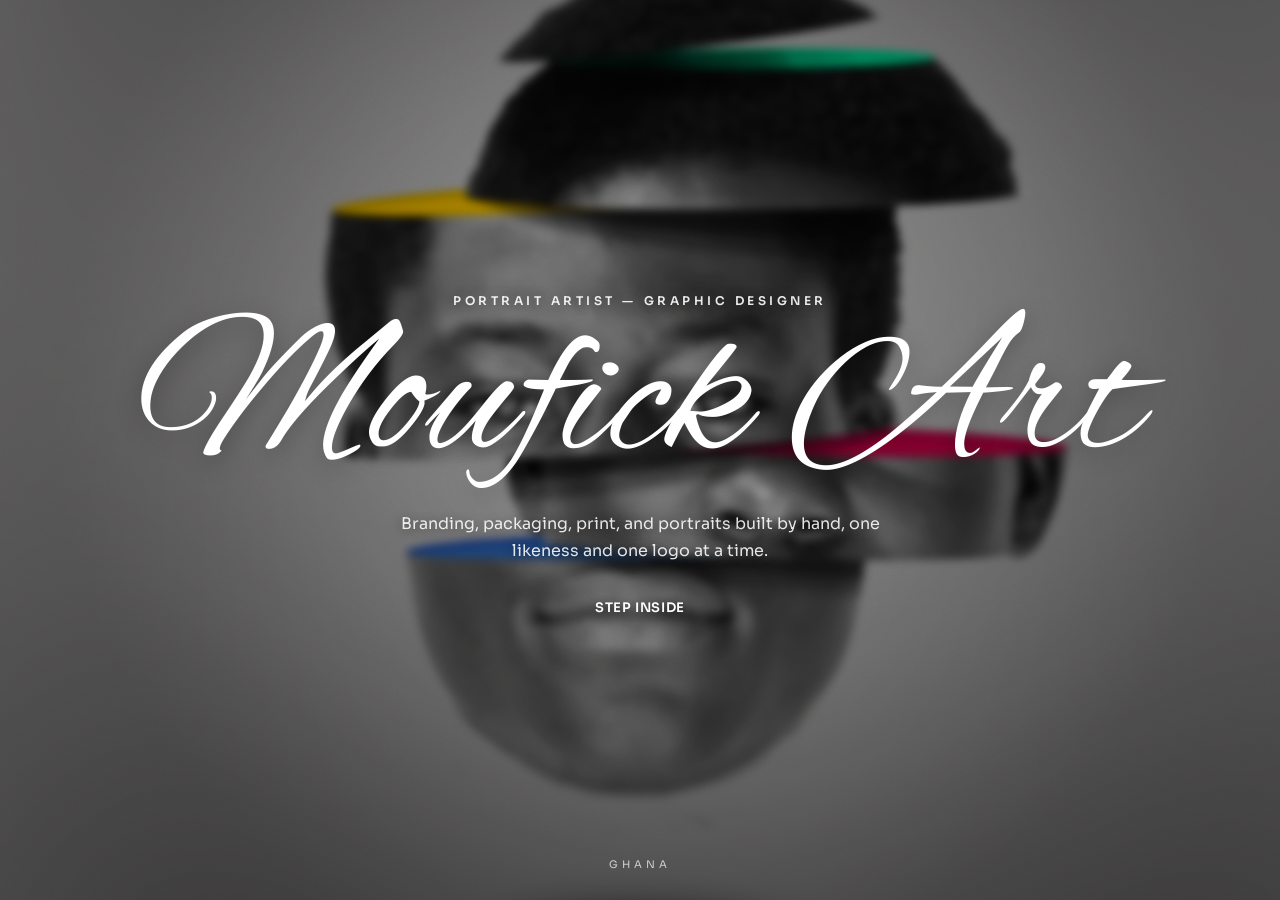
<file: index.html>
<!DOCTYPE html>
<html lang="en">
<head>
<meta charset="UTF-8">
<meta name="viewport" content="width=device-width, initial-scale=1.0">
<title>Moufick Art</title>
<meta name="description" content="Moufick Art — self-taught portrait artist and graphic designer working across branding, packaging, print, and video from Cape Coast, Ghana.">
<link rel="stylesheet" href="style.css">
</head>
<body>
<div class="grain"></div>

<main class="hero">
  <span class="hero__eyebrow">PORTRAIT ARTIST — GRAPHIC DESIGNER</span>
  <h1 class="hero__mark">Moufick Art</h1>
  <p class="hero__tagline">Branding, packaging, print, and portraits built by hand, one likeness and one logo at a time.</p>
  <a class="hero__cta" href="work.html">
    STEP INSIDE
    
  </a>
  <span class="hero__location">GHANA</span>
</main>

<script src="script.js"></script>
</body>
</html>
</file>
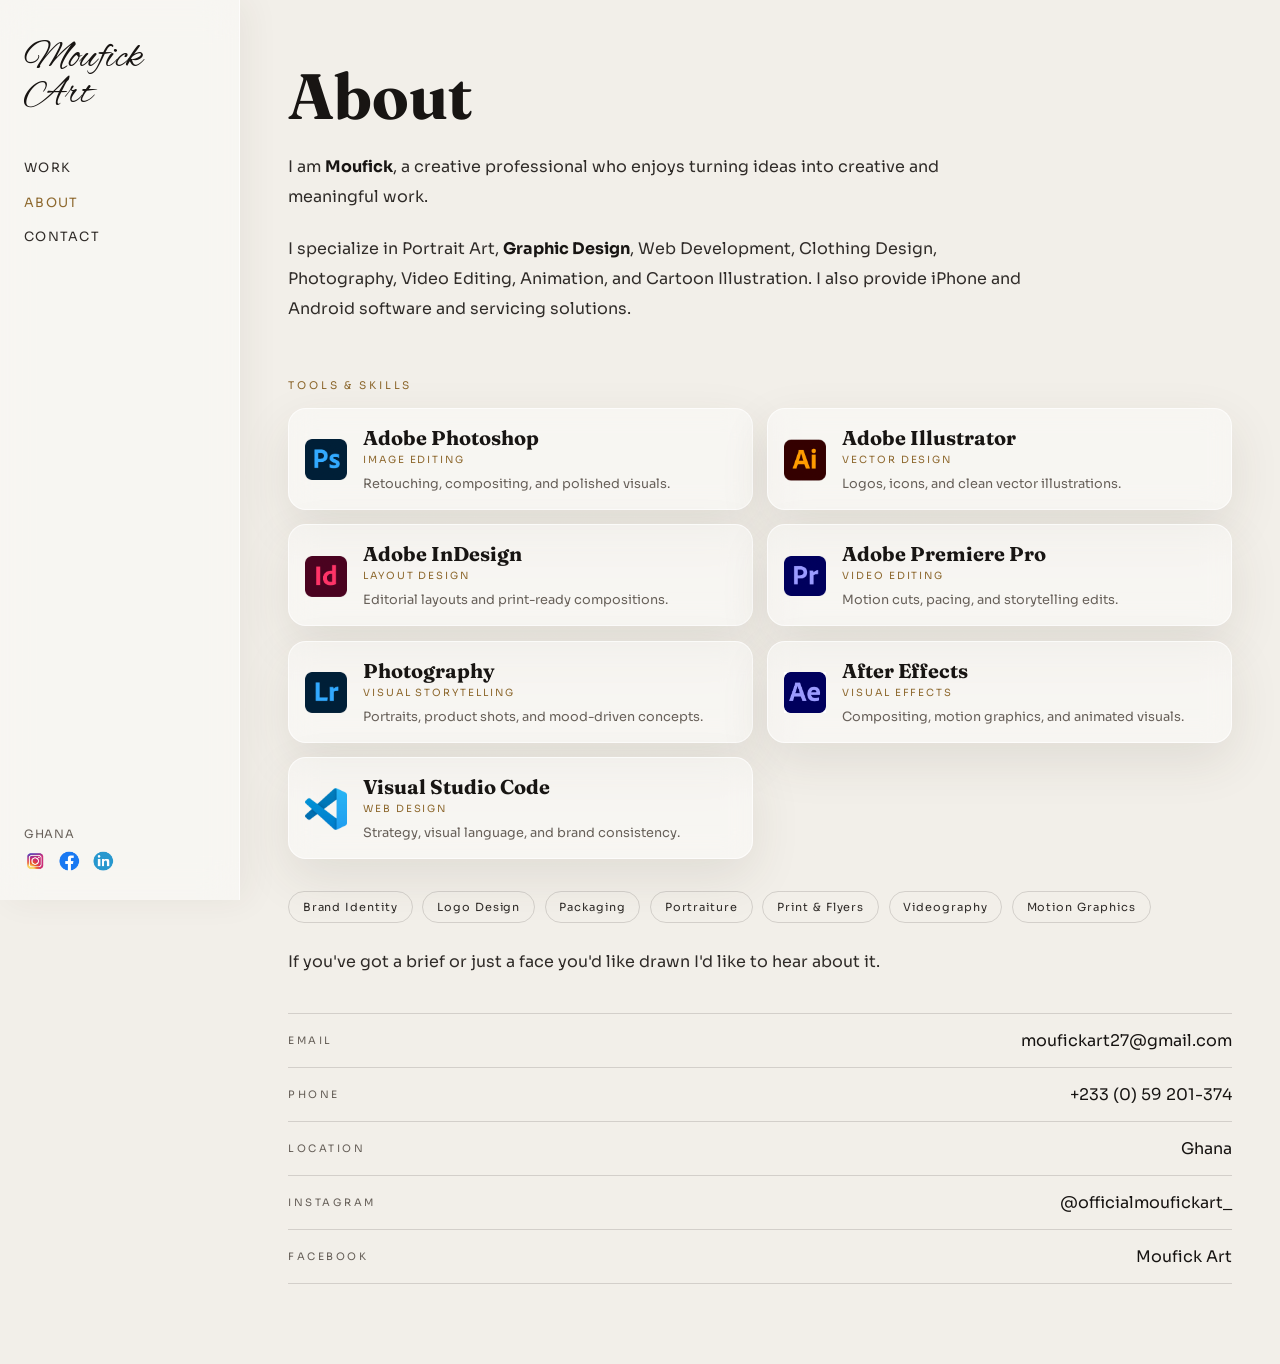
<file: about.html>
<!DOCTYPE html>
<html lang="en">
<head>
<meta charset="UTF-8">
<meta name="viewport" content="width=device-width, initial-scale=1.0">
<title>About — Moufick Art</title>
<link rel="stylesheet" href="style.css">
</head>
<body>
<div class="grain"></div>

<div class="shell">
  <button class="sidebar__toggle" aria-label="Toggle menu">☰</button>
  <aside class="sidebar">
    <div>
      <a href="index.html" class="sidebar__logo">Moufick<br>Art</a>
      <ul class="sidebar__nav">
        <li><a href="work.html">Work</a></li>
        <li><a href="about.html">About</a></li>
        <li><a href="about.html#contact">Contact</a></li>
      </ul>
    </div>
    <div class="sidebar__bottom">
      <span style="font-size:0.72rem;color:var(--ink-faint);letter-spacing:0.06em;">Ghana</span>
      <div class="sidebar__socials">
        <a href="https://instagram.com/officialmoufickart_/" target="_blank" rel="noopener" aria-label="Instagram"><img class="social-icon" src="iG logo.png" alt="Instagram"></a>
        <a href="https://www.facebook.com/officailmoufickart" target="_blank" rel="noopener" aria-label="Facebook"><img class="social-icon" src="Facebook-logo copy.png" alt="Facebook"></a>
        <a href="https://www.linkedin.com/in/moufick-art-17183b255" target="_blank" rel="noopener" aria-label="LinkedIn"><img class="social-icon" src="linkedin-logo-transpare.png" alt="LinkedIn"></a>
      </div>
    </div>
  </aside>

  <div class="main">
    <div class="about-wrap">
      <h1>About</h1>
      <p>I am <strong>Moufick</strong>, a creative professional who enjoys turning ideas into creative and meaningful work.</p>
      <p>I specialize in Portrait Art, <strong>Graphic Design</strong>, Web Development, Clothing Design, Photography, Video Editing, Animation, and Cartoon Illustration. I also provide iPhone and Android software and servicing solutions.</p>

      <section class="skills-section" aria-labelledby="skills-title">
        <div class="skills-heading">
          <span class="section-kicker">Tools &amp; Skills</span>
        </div>

        <div class="tools-grid">
          <article class="tool-card">
            <img class="tool-icon" src="Adobe Photoshop.webp" alt="Adobe Photoshop logo">
            <div class="tool-info">
              <h3>Adobe Photoshop</h3>
              <span>Image Editing</span>
              <p>Retouching, compositing, and polished visuals.</p>
            </div>
          </article>

          <article class="tool-card">
            <img class="tool-icon" src="Adobe-illustrator.webp" alt="Adobe Illustrator logo">
            <div class="tool-info">
              <h3>Adobe Illustrator</h3>
              <span>Vector Design</span>
              <p>Logos, icons, and clean vector illustrations.</p>
            </div>
          </article>

          <article class="tool-card">
            <img class="tool-icon" src="Adobe InDesign.webp" alt="Adobe InDesign logo">
            <div class="tool-info">
              <h3>Adobe InDesign</h3>
              <span>Layout Design</span>
              <p>Editorial layouts and print-ready compositions.</p>
            </div>
          </article>

          <article class="tool-card">
            <img class="tool-icon" src="Adobe_Premiere_Pro.webp" alt="Adobe Premiere Pro logo">
            <div class="tool-info">
              <h3>Adobe Premiere Pro</h3>
              <span>Video Editing</span>
              <p>Motion cuts, pacing, and storytelling edits.</p>
            </div>
          </article>

          <article class="tool-card">
            <img class="tool-icon" src="Adobe Photoshop Lightroom.webp" alt="Adobe Lightroom logo">
            <div class="tool-info">
              <h3>Photography</h3>
              <span>Visual Storytelling</span>
              <p>Portraits, product shots, and mood-driven concepts.</p>
            </div>
          </article>

          <article class="tool-card">
            <img class="tool-icon" src="After Effect.png" alt="Adobe After Effect logo">
            <div class="tool-info">
              <h3>After Effects</h3>
              <span>Visual Effects</span>
              <p>Compositing, motion graphics, and animated visuals.</p>
            </div>
          </article>

          <article class="tool-card">
            <img class="tool-icon" src="Visual_Studio_Code_1.35_icon.svg.webp" alt="Visual Studio Code logo">
            <div class="tool-info">
              <h3>Visual Studio Code</h3>
              <span>Web Design</span>
              <p>Strategy, visual language, and brand consistency.</p>
            </div>
          </article>
        </div>
      </section>

      <div class="skills-row" aria-label="Additional skills">
        <span>Brand Identity</span>
        <span>Logo Design</span>
        <span>Packaging</span>
        <span>Portraiture</span>
        <span>Print &amp; Flyers</span>
        <span>Videography</span>
        <span>Motion Graphics</span>
      </div>

      <p>If you've got a brief or just a face you'd like drawn I'd like to hear about it.</p>

      <ul class="contact-list" id="contact">
        <li><span>Email</span><a href="mailto:moufickart27@gmail.com">moufickart27@gmail.com</a></li>
        <li><span>Phone</span><span>+233 (0) 59 201-374</span></li>
        <li><span>Location</span><span>Ghana</span></li>
        <li><span>Instagram</span><a href="https://instagram.com/officialmoufickart_/" target="_blank" rel="noopener">@officialmoufickart_</a></li>
        <li><span>Facebook</span><a href="https://www.facebook.com/officailmoufickart" target="_blank" rel="noopener">Moufick Art</a></li>
      </ul>
    </div>
  </div>
</div>

<script src="script.js"></script>
</body>
</html>
</file>
<file: style.css>
@import url('https://fonts.googleapis.com/css2?family=Fraunces:opsz,wght@9..144,300;9..144,400;9..144,500;9..144,600;9..144,700&family=Alex+Brush&family=Sora:wght@400;500;600;700&display=swap');

:root {
  --bg: #f2efe9;
  --bg-elevated: #e8e1d5;
  --bg-soft: #efe7dc;
  --ink: #171412;
  --ink-soft: #2f2b28;
  --ink-faint: #665f58;
  --line: rgba(23, 20, 18, 0.14);
  --accent: #8c672d;
  --accent-strong: #6d4c1d;
  --forest: #5a7367;
  --rust: #9a5f4d;
  --glass: rgba(255, 255, 255, 0.42);
  --glass-strong: rgba(255, 255, 255, 0.62);
  --glass-shadow: 0 18px 50px rgba(68, 55, 40, 0.1);
  --sidebar-w: 240px;
  --font-display: 'Fraunces', serif;
  --font-script: 'Alex Brush', cursive;
  --font-sans: 'Sora', sans-serif;
}

* { box-sizing: border-box; }
html { scroll-behavior: smooth; }
body {
  margin: 0;
  background: var(--bg);
  color: var(--ink);
  font-family: var(--font-sans);
  -webkit-font-smoothing: antialiased;
  transition: background-color 0.3s ease, color 0.3s ease;
}

a { color: inherit; text-decoration: none; }
img { max-width: 100%; display: block; }
ul { list-style: none; margin: 0; padding: 0; }
button, input, textarea { font: inherit; }

.grain {
  position: fixed;
  inset: 0;
  pointer-events: none;
  z-index: 60;
  opacity: 0.06;
  mix-blend-mode: overlay;
  background-image: url("data:image/svg+xml,%3Csvg xmlns='http://www.w3.org/2000/svg' width='160' height='160'%3E%3Cfilter id='n'%3E%3CfeTurbulence type='fractalNoise' baseFrequency='0.85' numOctaves='2' stitchTiles='stitch'/%3E%3C/filter%3E%3Crect width='100%25' height='100%25' filter='url(%23n)'/%3E%3C/svg%3E");
}

:focus-visible {
  outline: 2px solid var(--accent);
  outline-offset: 3px;
}

@media (prefers-reduced-motion: reduce) {
  *, *::before, *::after {
    animation-duration: 0.001ms !important;
    animation-iteration-count: 1 !important;
    transition-duration: 0.001ms !important;
    scroll-behavior: auto !important;
  }
}

.site-header {
  width: min(1200px, calc(100% - 3rem));
  margin: 0 auto;
  padding: 1.5rem 0 0;
  display: flex;
  align-items: center;
  justify-content: space-between;
  position: relative;
  z-index: 10;
}
.brand-mark {
  font-size: 0.82rem;
  letter-spacing: 0.26rem;
  font-weight: 600;
  color: var(--ink);
}
.site-nav {
  display: flex;
  align-items: center;
  gap: 2rem;
}
.site-nav a {
  font-size: 0.8rem;
  letter-spacing: 0.2rem;
  color: var(--ink-faint);
  transition: color 0.25s ease;
}
.site-nav a:hover { color: var(--ink); }

.home-page {
  min-height: 100vh;
  background:
    radial-gradient(circle at top left, rgba(212, 161, 92, 0.15), transparent 32%),
    radial-gradient(circle at bottom right, rgba(49, 75, 63, 0.15), transparent 24%),
    radial-gradient(circle at 70% 25%, rgba(255, 255, 255, 0.5), transparent 28%),
    var(--bg);
}
.home-shell {
  width: min(1200px, calc(100% - 3rem));
  margin: 0 auto;
  padding: 3rem 0 5rem;
}
.hero-panel {
  min-height: calc(100vh - 96px);
  display: grid;
  grid-template-columns: 1.1fr 0.9fr;
  gap: 2rem;
  align-items: center;
}
.eyebrow,
.section-heading p {
  margin: 0;
  color: var(--ink-faint);
  letter-spacing: 0.22rem;
  text-transform: uppercase;
  font-size: 0.7rem;
}
.hero-copy h1 {
  margin: 1.5rem 0 1rem;
  font-family: var(--font-display);
  font-weight: 600;
  font-size: clamp(4rem, 9vw, 8.5rem);
  line-height: 0.88;
  letter-spacing: -0.04em;
}
.lede {
  max-width: 36rem;
  font-size: 1.05rem;
  line-height: 1.75;
  color: var(--ink-soft);
  margin: 0;
}
.hero-actions {
  margin-top: 2rem;
  display: flex;
  align-items: center;
  gap: 1rem;
}
.button-primary, .button-secondary, .text-link {
  display: inline-flex;
  align-items: center;
  gap: 0.6rem;
  letter-spacing: 0.12rem;
  text-transform: uppercase;
  font-size: 0.72rem;
  transition: opacity 0.25s ease, transform 0.25s ease, color 0.25s ease;
}
.button-primary {
  background: var(--ink);
  color: var(--bg);
  padding: 1rem 1.5rem;
  border-radius: 999px;
  font-weight: 600;
}
.button-primary:hover, .button-secondary:hover, .text-link:hover {
  transform: translateY(-1px);
}
.button-secondary {
  padding: 0.9rem 1.2rem;
  border: 1px solid var(--line);
  border-radius: 999px;
  color: var(--ink);
}
.hero-visual {
  position: relative;
  display: grid;
  gap: 1rem;
}
.hero-image-frame {
  overflow: hidden;
  border-radius: 24px;
  border: 1px solid var(--line);
  background: var(--bg-elevated);
  box-shadow: 0 30px 80px rgba(0, 0, 0, 0.16);
}
.hero-image-frame img {
  width: 100%;
  aspect-ratio: 5 / 6;
  object-fit: cover;
  transform: scale(1.01);
}
.hero-meta {
  display: flex;
  justify-content: space-between;
  align-items: center;
  gap: 1rem;
  padding: 0 0.5rem;
  color: var(--ink-soft);
}
.meta-label {
  color: var(--accent);
  letter-spacing: 0.2rem;
  text-transform: uppercase;
  font-size: 0.62rem;
}
.hero-meta strong {
  font-size: 0.85rem;
  font-weight: 600;
}

.featured-work {
  padding-top: 2.5rem;
}
.section-heading {
  display: flex;
  align-items: center;
  justify-content: space-between;
  gap: 1rem;
  margin-bottom: 1.6rem;
}
.text-link {
  color: var(--ink);
  font-weight: 600;
}
.featured-grid {
  display: grid;
  grid-template-columns: 1.2fr 0.8fr 0.8fr;
  gap: 1rem;
  align-items: stretch;
}
.feature-card {
  position: relative;
  overflow: hidden;
  min-height: 290px;
  border-radius: 22px;
  border: 1px solid var(--line);
  background: var(--bg-elevated);
}
.feature-card--large { min-height: 420px; }
.feature-card img {
  width: 100%;
  height: 100%;
  object-fit: cover;
  transition: transform 0.6s ease;
}
.feature-card:hover img { transform: scale(1.04); }
.feature-card__content {
  position: absolute;
  inset: auto 0 0 0;
  padding: 1.25rem 1.2rem 1.3rem;
  background: linear-gradient(to top, rgba(0,0,0,0.7), rgba(0,0,0,0.12) 52%, rgba(0,0,0,0));
}
.feature-card__content span {
  display: block;
  font-size: 0.63rem;
  letter-spacing: 0.18rem;
  text-transform: uppercase;
  color: rgba(245, 240, 232, 0.82);
  margin-bottom: 0.55rem;
}
.feature-card__content h2 {
  margin: 0;
  font-family: var(--font-display);
  font-size: clamp(1.4rem, 2vw, 2.05rem);
  font-weight: 500;
  line-height: 1.05;
}

.shell {
  display: flex;
  min-height: 100vh;
}
.sidebar {
  position: fixed;
  top: 0;
  left: 0;
  bottom: 0;
  width: var(--sidebar-w);
  padding: 2.5rem 1.5rem 1.75rem;
  display: flex;
  flex-direction: column;
  justify-content: space-between;
  border-right: 1px solid rgba(255, 255, 255, 0.68);
  background: var(--glass);
  box-shadow: 8px 0 32px rgba(68, 55, 40, 0.06);
  backdrop-filter: blur(18px) saturate(1.1);
  -webkit-backdrop-filter: blur(18px) saturate(1.1);
  z-index: 20;
}
.sidebar__logo {
  font-family: var(--font-script);
  display: inline-block;
  font-size: 2.5rem;
  line-height: 0.9;
  color: var(--ink);
}
.sidebar__logo:hover { color: var(--accent); }
.sidebar__nav { margin-top: 2.75rem; }
.sidebar__nav li + li { margin-top: 0.85rem; }
.sidebar__nav a {
  font-size: 0.8rem;
  letter-spacing: 0.08rem;
  text-transform: uppercase;
  color: var(--ink-soft);
  transition: color 0.25s ease;
}
.sidebar__nav a:hover, .sidebar__nav a.active { color: var(--accent); }
.sidebar__bottom {
  display: flex;
  flex-direction: column;
  gap: 0.55rem;
  color: var(--ink-soft);
  font-size: 0.68rem;
  letter-spacing: 0.13rem;
  text-transform: uppercase;
}
.sidebar__socials {
  display: flex;
  align-items: center;
  gap: 0.75rem;
  flex-wrap: wrap;
}
.sidebar__socials a {
  color: var(--ink-soft);
  display: inline-flex;
  align-items: center;
  justify-content: center;
  transition: transform 0.25s cubic-bezier(0.34, 1.56, 0.64, 1), opacity 0.25s ease;
}
.sidebar__socials a:hover {
  color: var(--accent);
  transform: translateY(-4px) scale(1.15);
  opacity: 1;
}
.sidebar__socials a:active {
  transform: translateY(-1px) scale(1.05);
}
.social-icon {
  width: 22px;
  height: 22px;
  object-fit: contain;
  display: block;
}

.sidebar__toggle {
  display: none;
  position: fixed;
  top: 1.25rem;
  right: 1.25rem;
  z-index: 30;
  width: 44px;
  height: 44px;
  border: 1px solid var(--line);
  border-radius: 50%;
  background: var(--glass-strong);
  backdrop-filter: blur(14px);
  -webkit-backdrop-filter: blur(14px);
  color: var(--ink);
  cursor: pointer;
}

.main {
  margin-left: var(--sidebar-w);
  flex: 1;
  min-width: 0;
}

.grid-header {
  padding: 3rem 3rem 1.3rem;
  border-bottom: 1px solid var(--line);
}
.portfolio-header {
  --hdr-pad: 3rem; /* matches the header side padding so the filter row can bleed to the screen edge */
  display: flex;
  flex-direction: column;
  gap: 1.1rem;
}
.portfolio-header .work-title {
  margin: 0;
  color: var(--ink);
  font-family: var(--font-sans);
  font-size: clamp(1.7rem, 6.5vw, 2.4rem);
  font-weight: 700;
  letter-spacing: 0.14rem;
  line-height: 1.1;
}

/* One horizontally scrollable row of filters */
.portfolio-tabs {
  display: flex;
  flex-wrap: nowrap;
  gap: 0.5rem;
  margin-inline: calc(var(--hdr-pad) * -1);
  padding: 0.3rem var(--hdr-pad);
  overflow-x: auto;
  overflow-y: hidden;
  scroll-snap-type: x mandatory;
  scroll-padding-inline: var(--hdr-pad);
  overscroll-behavior-x: contain;
  -webkit-overflow-scrolling: touch;
  scrollbar-width: none; /* Firefox */
}
.portfolio-tabs::-webkit-scrollbar { display: none; } /* Chrome / Safari */
.portfolio-tab {
  flex: 0 0 auto;
  scroll-snap-align: start;
  display: inline-flex;
  align-items: center;
  justify-content: center;
  min-height: 44px;
  appearance: none;
  border: 1px solid var(--line);
  background: var(--glass);
  backdrop-filter: blur(12px);
  -webkit-backdrop-filter: blur(12px);
  color: var(--ink-faint);
  border-radius: 999px;
  padding: 0 0.95rem;
  cursor: pointer;
  white-space: nowrap;
  letter-spacing: 0.08rem;
  font-size: 0.7rem;
  text-transform: uppercase;
  transition: background 0.25s ease, color 0.25s ease, border-color 0.25s ease;
}
.portfolio-tab:hover {
  border-color: rgba(212, 161, 92, 0.5);
  background: var(--glass-strong);
  color: var(--ink);
}
/* Selected filter: dark filled pill with light text */
.portfolio-tab.is-active,
.portfolio-tab.is-active:hover {
  border-color: var(--ink);
  background: var(--ink);
  color: var(--bg);
}
.portfolio-tab:focus-visible {
  outline: 2px solid var(--accent);
  outline-offset: 2px;
}

.work-grid {
  display: grid;
  grid-template-columns: repeat(3, minmax(0, 1fr));
  gap: 1rem;
  padding: 2rem 2rem 3rem;
}
.gallery-card {
  min-width: 0;
  overflow: hidden;
  border-radius: 18px;
  background: var(--glass);
  border: 1px solid rgba(255, 255, 255, 0.62);
  box-shadow: var(--glass-shadow);
  backdrop-filter: blur(12px);
  -webkit-backdrop-filter: blur(12px);
}
.work-card {
  position: relative;
  display: block;
  width: 100%;
  height: 100%;
  min-height: 260px;
  padding: 0;
  border: 0;
  background: transparent;
  color: inherit;
  text-align: left;
  cursor: pointer;
  overflow: hidden;
  border-radius: 18px;
  touch-action: manipulation;
  -webkit-tap-highlight-color: transparent;
}
.work-card__image {
  display: block;
  width: 100%;
  height: 100%;
  min-height: 260px;
  object-fit: cover;
  transition: transform 0.7s cubic-bezier(0.2, 0.7, 0.2, 1);
}
.video-card {
  position: relative;
  overflow: hidden;
}
.video-card video {
  width: 100%;
  height: 100%;
  object-fit: cover;
  display: block;
}
/* Motion graphics: custom video player (play, time, seek, volume, full screen and a three-dot menu with Download and Share) */
.motion-card {
  position: relative;
  width: 100%;
  background: #000;
  color: #fff;
  container-type: inline-size;
  -webkit-tap-highlight-color: transparent;
}
.motion-card video {
  display: block;
  width: 100%;
  aspect-ratio: 16 / 9;
  background: #000;
  object-fit: contain;
  cursor: pointer;
}

/* Title sits on the video and fades away while it plays */
.mc-title {
  position: absolute;
  top: 0;
  left: 0;
  right: 0;
  padding: 0.7rem 1rem 1.6rem;
  overflow: hidden;
  background: linear-gradient(rgba(0, 0, 0, 0.6), transparent);
  color: #fff;
  font-size: 0.8rem;
  letter-spacing: 0.04rem;
  text-overflow: ellipsis;
  text-shadow: 0 1px 3px rgba(0, 0, 0, 0.6);
  white-space: nowrap;
  pointer-events: none;
  transition: opacity 0.25s ease;
}

/* Controls bar */
.mc-controls {
  position: absolute;
  left: 0;
  right: 0;
  bottom: 0;
  padding: 1.2rem 0.5rem 0.15rem;
  background: linear-gradient(transparent, rgba(0, 0, 0, 0.78));
  pointer-events: none; /* only the buttons and the seek bar catch taps, the rest reaches the video */
  transition: opacity 0.25s ease;
}
.mc-row {
  display: flex;
  align-items: center;
  gap: 0.1rem;
}
.mc-ctl {
  display: grid;
  flex: 0 0 auto;
  place-items: center;
  width: 44px;
  height: 44px;
  padding: 0;
  border: 0;
  border-radius: 50%;
  background: transparent;
  color: #fff;
  cursor: pointer;
  pointer-events: auto;
  touch-action: manipulation;
}
.mc-ctl:focus-visible,
.mc-seek:focus-visible {
  outline: 2px solid var(--accent);
  outline-offset: 2px;
}
@media (hover: hover) {
  .mc-ctl:hover { background: rgba(255, 255, 255, 0.16); }
}
.mc-icon {
  display: block;
  width: 24px;
  height: 24px;
  fill: currentColor;
  pointer-events: none;
}
.mc-i-pause,
.mc-i-muted,
.mc-i-fsx { display: none; }
.motion-card.is-playing .mc-i-play { display: none; }
.motion-card.is-playing .mc-i-pause { display: block; }
.motion-card.is-muted .mc-i-vol { display: none; }
.motion-card.is-muted .mc-i-muted { display: block; }
.motion-card.is-fullscreen .mc-i-fs { display: none; }
.motion-card.is-fullscreen .mc-i-fsx { display: block; }

.mc-time {
  flex: 1 1 auto;
  min-width: 0;
  padding-left: 0.2rem;
  overflow: hidden;
  font-size: 0.82rem;
  font-variant-numeric: tabular-nums;
  white-space: nowrap;
  pointer-events: none;
}

/* Seek bar */
.mc-seek {
  --p: 0%;
  display: block;
  width: 100%;
  height: 24px;
  margin: 0 0 0.25rem;
  padding: 0;
  appearance: none;
  -webkit-appearance: none;
  background: transparent;
  cursor: pointer;
  pointer-events: auto;
  touch-action: pan-y;
}
.mc-seek::-webkit-slider-runnable-track {
  height: 4px;
  border-radius: 2px;
  background: linear-gradient(to right, #fff var(--p), rgba(255, 255, 255, 0.35) var(--p));
}
.mc-seek::-webkit-slider-thumb {
  -webkit-appearance: none;
  appearance: none;
  width: 12px;
  height: 12px;
  margin-top: -4px;
  border: 0;
  border-radius: 50%;
  background: #fff;
}
.mc-seek::-moz-range-track {
  height: 4px;
  border-radius: 2px;
  background: rgba(255, 255, 255, 0.35);
}
.mc-seek::-moz-range-progress {
  height: 4px;
  border-radius: 2px;
  background: #fff;
}
.mc-seek::-moz-range-thumb {
  width: 12px;
  height: 12px;
  border: 0;
  border-radius: 50%;
  background: #fff;
}

/* Hide the controls while a video plays and nobody is touching it */
.motion-card.is-idle .mc-controls,
.motion-card.is-idle .mc-title { opacity: 0; }
.motion-card.is-idle .mc-ctl,
.motion-card.is-idle .mc-seek { pointer-events: none; }

/* Three-dot menu: Download and Share */
.mc-menu {
  position: absolute;
  right: 0.5rem;
  bottom: 4.6rem;
  z-index: 5;
  min-width: 10.5rem;
  padding: 4px;
  border-radius: 10px;
  background: rgba(24, 24, 24, 0.97);
  box-shadow: 0 10px 30px rgba(0, 0, 0, 0.45);
}
.mc-menu[hidden] { display: none; }
.mc-menu__item {
  display: flex;
  align-items: center;
  gap: 0.75rem;
  width: 100%;
  min-height: 44px;
  padding: 0 0.9rem;
  border: 0;
  border-radius: 7px;
  background: transparent;
  color: #fff;
  font-family: var(--font-sans);
  font-size: 0.82rem;
  text-align: left;
  text-decoration: none;
  cursor: pointer;
}
.mc-menu__item .mc-icon {
  width: 20px;
  height: 20px;
  flex: 0 0 auto;
}
.mc-menu__item:hover,
.mc-menu__item:focus-visible {
  outline: none;
  background: rgba(255, 255, 255, 0.16);
}

.mc-toast {
  position: absolute;
  left: 50%;
  bottom: 4.6rem;
  z-index: 6;
  padding: 0.4rem 0.85rem;
  border-radius: 999px;
  background: rgba(24, 24, 24, 0.94);
  color: #fff;
  font-size: 0.75rem;
  white-space: nowrap;
  opacity: 0;
  transform: translateX(-50%);
  pointer-events: none;
  transition: opacity 0.2s ease;
}
.mc-toast.is-visible { opacity: 1; }

/* Narrow players drop the least important buttons, like the browser's own player does */
@container (max-width: 250px) {
  .mc-mute { display: none; }
}
@container (max-width: 190px) {
  .mc-time { display: none; }
}

/* Full screen (the whole player goes full screen, so the controls stay).
   Each selector has its own rule: a browser that does not know one of them would drop a combined rule entirely. */
.motion-card:fullscreen {
  width: 100%;
  height: 100%;
  background: #000;
}
.motion-card:-webkit-full-screen {
  width: 100%;
  height: 100%;
  background: #000;
}
.motion-card:fullscreen video {
  width: 100%;
  height: 100%;
  aspect-ratio: auto;
}
.motion-card:-webkit-full-screen video {
  width: 100%;
  height: 100%;
  aspect-ratio: auto;
}
.motion-card:fullscreen .mc-controls {
  padding-bottom: calc(0.15rem + env(safe-area-inset-bottom, 0px));
}
.motion-card:-webkit-full-screen .mc-controls {
  padding-bottom: calc(0.15rem + env(safe-area-inset-bottom, 0px));
}
/* A blurred, clipped parent can hide a full screen child in Safari: switch both off while a player is full screen */
.gallery-card.has-fullscreen {
  overflow: visible;
  backdrop-filter: none;
  -webkit-backdrop-filter: none;
}

/* Expanded player: used where the browser cannot make an element full screen (iPhone).
   The player is moved to <body> by the script, so nothing clips it, and fills the screen. */
.mc-placeholder {
  width: 100%;
  background: #000;
}
.motion-card.is-expanded {
  position: fixed;
  top: 0;
  right: 0;
  bottom: 0;
  left: 0;
  z-index: 100000;
  width: 100vw;
  height: 100vh;
  height: 100dvh;
  margin: 0;
  background: #000;
  touch-action: none;
  overscroll-behavior: contain;
}
.motion-card.is-expanded video {
  width: 100%;
  height: 100%;
  aspect-ratio: auto;
  object-fit: contain;
}
.motion-card.is-expanded .mc-title {
  padding-top: calc(0.7rem + env(safe-area-inset-top, 0px));
}
.motion-card.is-expanded .mc-controls {
  padding-bottom: calc(0.15rem + env(safe-area-inset-bottom, 0px));
}
html.mc-expanded-open,
html.lightbox-open {
  overflow: hidden;
}

.work-card::after {
  content: "";
  position: absolute;
  inset: 0;
  background: linear-gradient(to top, rgba(0,0,0,0.7), rgba(0,0,0,0.18) 40%, rgba(0,0,0,0));
  opacity: 0;
  transition: opacity 0.35s ease;
}
.work-card__label {
  position: absolute;
  left: 1.1rem;
  bottom: 1.1rem;
  right: 1.1rem;
  z-index: 2;
  transform: translateY(10px);
  opacity: 0;
  transition: opacity 0.35s ease, transform 0.35s ease;
}
.work-card__label .cat {
  display: block;
  margin-bottom: 0.45rem;
  color: rgba(245, 240, 232, 0.8);
  font-size: 0.62rem;
  letter-spacing: 0.16rem;
  text-transform: uppercase;
}
.work-card__label .name {
  display: block;
  font-family: var(--font-display);
  font-size: clamp(1.4rem, 2vw, 1.9rem);
  line-height: 1.05;
  color: white;
}
.work-card__label .name small {
  font-family: var(--font-sans);
  font-size: 0.62rem;
  letter-spacing: 0.1rem;
  color: var(--ink-faint);
  vertical-align: middle;
}
/* Hover reveals only on devices that can really hover. On phones and tablets a :hover that changes the page makes
   iOS Safari use the first tap as a "hover" and swallow the click, so the image only opened on the second tap. */
@media (hover: hover) and (pointer: fine) {
  .work-card:hover::after,
  .work-card:hover .work-card__label { opacity: 1; }
  .work-card:hover .work-card__label { transform: translateY(0); }
  .work-card:hover .work-card__image { transform: scale(1.04); }
}
/* Touch screens have no hover, so the name and category are always shown */
@media (hover: none), (pointer: coarse) {
  .work-card::after,
  .work-card__label {
    opacity: 1;
    transition: none;
  }
  .work-card__label { transform: none; }
}

.project-top {
  display: flex;
  align-items: flex-start;
  justify-content: space-between;
  gap: 2rem;
  padding: 3rem 3rem 2.1rem;
  border-bottom: 1px solid var(--line);
}
.back-link {
  display: inline-flex;
  align-items: center;
  gap: 0.55rem;
  margin-bottom: 2.2rem;
  color: var(--ink-faint);
  font-size: 0.75rem;
  letter-spacing: 0.12rem;
  text-transform: uppercase;
}
.back-link svg { width: 18px; height: 18px; }
.back-link:hover { color: var(--accent); }
.project-title {
  margin: 0;
  font-family: var(--font-display);
  font-size: clamp(2.6rem, 6vw, 5.4rem);
  line-height: 0.9;
  max-width: 12ch;
}
.project-meta {
  min-width: 250px;
  color: var(--ink-soft);
  font-size: 0.87rem;
  line-height: 1.8;
}
.project-meta dt {
  margin-top: 1rem;
  color: var(--ink-faint);
  font-size: 0.68rem;
  letter-spacing: 0.15rem;
  text-transform: uppercase;
}
.project-meta dt:first-child { margin-top: 0; }
.project-meta dd {
  margin: 0.15rem 0 0;
  color: var(--ink);
}
.project-tags {
  display: flex;
  flex-wrap: wrap;
  gap: 0.45rem;
  margin-top: 1rem;
}
.project-tags span {
  border: 1px solid var(--line);
  border-radius: 999px;
  padding: 0.35rem 0.7rem;
  font-size: 0.65rem;
  letter-spacing: 0.08rem;
  text-transform: uppercase;
  color: var(--ink-faint);
}
.project-intro {
  margin: 0;
  padding: 2.5rem 3rem 1rem;
  max-width: 68ch;
  font-family: var(--font-display);
  font-size: clamp(1.3rem, 2vw, 1.9rem);
  line-height: 1.5;
  color: var(--ink);
}
.project-visual {
  margin: 1rem 3rem 2rem;
  aspect-ratio: 16 / 9;
  border-radius: 18px;
  overflow: hidden;
  border: 1px solid rgba(255, 255, 255, 0.62);
  box-shadow: var(--glass-shadow);
}
.project-body {
  max-width: 62ch;
  padding: 0 3rem 4rem;
  color: var(--ink-soft);
  line-height: 1.9;
}
.project-visual-row {
  display: grid;
  grid-template-columns: 1.2fr 1fr;
  gap: 1rem;
  margin: 0 3rem 4rem;
}
.project-visual-row .cover {
  position: relative;
  min-height: 260px;
  border: 1px solid rgba(255, 255, 255, 0.62);
  box-shadow: var(--glass-shadow);
  border-radius: 18px;
  overflow: hidden;
}
.project-nav {
  display: flex;
  justify-content: space-between;
  border-top: 1px solid var(--line);
  padding: 1.5rem 3rem 3rem;
  color: var(--ink-soft);
}
.project-nav .lbl {
  display: block;
  margin-bottom: 0.5rem;
  font-size: 0.62rem;
  letter-spacing: 0.15rem;
  text-transform: uppercase;
  color: var(--ink-faint);
}
.project-nav a:hover { color: var(--accent); }

.about-wrap {
  padding: 4rem 3rem 5rem;
  max-width: 1040px;
}
.about-wrap h1 {
  margin: 0 0 1.5rem;
  font-family: var(--font-display);
  font-size: clamp(2.5rem, 5vw, 4rem);
  line-height: 1;
}
.about-wrap p {
  max-width: 62ch;
  color: var(--ink-soft);
  line-height: 1.9;
  margin: 0 0 1.3rem;
}
.about-wrap p strong { color: var(--ink); }
.skills-section { margin-top: 3rem; }
.section-kicker {
  display: inline-block;
  margin-bottom: 1rem;
  color: var(--accent);
  font-size: 0.66rem;
  letter-spacing: 0.18rem;
  text-transform: uppercase;
}
.tools-grid {
  display: grid;
  grid-template-columns: repeat(2, minmax(0, 1fr));
  gap: 0.9rem;
}
.tool-card {
  display: flex;
  align-items: center;
  gap: 1rem;
  padding: 1rem 1rem 0.9rem;
  border: 1px solid rgba(255, 255, 255, 0.68);
  border-radius: 18px;
  background: var(--glass);
  box-shadow: var(--glass-shadow);
  backdrop-filter: blur(14px) saturate(1.08);
  -webkit-backdrop-filter: blur(14px) saturate(1.08);
  transition: border-color 0.25s ease, transform 0.25s ease;
}
.tool-card:hover { border-color: rgba(212, 161, 92, 0.6); transform: translateY(-2px); }
.tool-icon { width: 42px; height: 42px; object-fit: contain; }
.tool-info h3 {
  margin: 0;
  font-family: var(--font-display);
  font-size: 1.25rem;
}
.tool-info span {
  display: block;
  margin-top: 0.2rem;
  color: var(--accent);
  font-size: 0.62rem;
  letter-spacing: 0.12rem;
  text-transform: uppercase;
}
.tool-info p {
  margin: 0.5rem 0 0;
  color: var(--ink-faint);
  line-height: 1.6;
  font-size: 0.8rem;
}
.skills-row {
  display: flex;
  flex-wrap: wrap;
  gap: 0.6rem;
  margin: 2rem 0 1.5rem;
}
.skills-row span {
  border: 1px solid var(--line);
  border-radius: 999px;
  padding: 0.5rem 0.85rem;
  color: var(--ink-soft);
  font-size: 0.7rem;
  letter-spacing: 0.06rem;
}
.contact-list {
  margin-top: 2.2rem;
  border-top: 1px solid var(--line);
}
.contact-list li {
  display: flex;
  align-items: center;
  justify-content: space-between;
  gap: 1rem;
  padding: 1rem 0;
  border-bottom: 1px solid var(--line);
}
.contact-list li span:first-child {
  color: var(--ink-faint);
  letter-spacing: 0.16rem;
  text-transform: uppercase;
  font-size: 0.64rem;
}
.contact-list li a,
.contact-list li span:last-child { color: var(--ink); }
.contact-list li a:hover { color: var(--accent); }

/* ---------- IMAGE LIGHTBOX ----------
   Full-screen, no container: the artwork fills the space left by the controls. */
.lightbox:not([open]) { display: none; } /* browsers without <dialog> would otherwise show it all the time */
.lightbox {
  --lb-gutter: 5rem; /* room for the side arrows on large screens */
  --lb-edge: 1rem;
  position: fixed;
  top: 0;
  right: 0;
  bottom: 0;
  left: 0;
  width: 100vw;
  height: 100vh;
  height: 100dvh;
  max-width: none;
  max-height: none;
  margin: 0;
  padding: 0;
  border: 0;
  border-radius: 0;
  background: transparent;
  box-shadow: none;
  color: #fff;
  overflow: hidden;
  overscroll-behavior: contain;
  touch-action: none; /* swipes are handled by the script, the page behind never scrolls */
  -webkit-tap-highlight-color: transparent;
}
.lightbox::backdrop { background: rgba(0,0,0,0.92); }
/* Used only when the browser has no showModal(): the dialog paints its own backdrop and sits above everything */
.lightbox.is-fallback {
  z-index: 100001;
  background: rgba(0,0,0,0.92);
}
/* Small spinner while a large image is still loading */
.lightbox.is-loading::after {
  content: "";
  position: absolute;
  top: 50%;
  left: 50%;
  width: 34px;
  height: 34px;
  margin: -17px 0 0 -17px;
  border: 3px solid rgba(255, 255, 255, 0.25);
  border-top-color: #fff;
  border-radius: 50%;
  animation: lightbox-spin 0.8s linear infinite;
  pointer-events: none;
}
@keyframes lightbox-spin { to { transform: rotate(360deg); } }
.lightbox__content {
  position: absolute;
  top: calc(var(--lb-edge) + env(safe-area-inset-top, 0px));
  bottom: calc(var(--lb-edge) + env(safe-area-inset-bottom, 0px));
  left: calc(var(--lb-gutter) + env(safe-area-inset-left, 0px));
  right: calc(var(--lb-gutter) + env(safe-area-inset-right, 0px));
  display: flex;
  align-items: center;
  justify-content: center;
}
.lightbox__image {
  display: block;
  width: 100%;
  height: 100%;
  max-width: 100%;
  max-height: 100%;
  object-fit: contain; /* never stretch or crop */
  -webkit-user-drag: none;
  user-select: none;
}
.lightbox__close {
  position: absolute;
  z-index: 2;
  top: calc(0.75rem + env(safe-area-inset-top, 0px));
  right: calc(0.75rem + env(safe-area-inset-right, 0px));
  display: inline-flex;
  align-items: center;
  justify-content: center;
  width: 44px;
  height: 44px;
  border-radius: 50%;
  border: 1px solid var(--line);
  background: var(--bg);
  color: var(--ink);
  font-size: 1.4rem;
  line-height: 1;
  cursor: pointer;
  transition: background 0.2s ease, color 0.2s ease;
}
.lightbox__close:hover { background: var(--ink); color: var(--bg); }
.lightbox__prev,
.lightbox__next {
  position: absolute;
  z-index: 2;
  top: 50%;
  transform: translateY(-50%);
  display: inline-flex;
  align-items: center;
  justify-content: center;
  width: 44px;
  height: 44px;
  border-radius: 50%;
  border: 1px solid var(--line);
  background: var(--glass-strong);
  backdrop-filter: blur(12px);
  -webkit-backdrop-filter: blur(12px);
  color: var(--ink);
  font-size: 1.2rem;
  cursor: pointer;
}
.lightbox__prev { left: calc(0.75rem + env(safe-area-inset-left, 0px)); }
.lightbox__next { right: calc(0.75rem + env(safe-area-inset-right, 0px)); }
.lightbox__prev:hover,
.lightbox__next:hover { color: var(--accent); }

/* Tablets: slimmer side gutters */
@media (max-width: 1024px) {
  .lightbox { --lb-gutter: 4rem; }
}

/* Phones and small tablets (portrait): image takes nearly the whole screen,
   arrows sit in a bottom row and the close button in a top row, so none of them cover the artwork */
@media (max-width: 820px) {
  .lightbox { --lb-gutter: 0.5rem; }
  .lightbox__content {
    top: calc(3.75rem + env(safe-area-inset-top, 0px));
    bottom: calc(4.25rem + env(safe-area-inset-bottom, 0px));
  }
  .lightbox__prev,
  .lightbox__next {
    top: auto;
    bottom: calc(0.75rem + env(safe-area-inset-bottom, 0px));
    transform: none;
  }
}

/* Short landscape screens (phones on their side): controls go back to the sides */
@media (max-height: 520px) and (orientation: landscape) {
  .lightbox { --lb-gutter: 4rem; --lb-edge: 0.5rem; }
  .lightbox__content {
    top: calc(0.5rem + env(safe-area-inset-top, 0px));
    bottom: calc(0.5rem + env(safe-area-inset-bottom, 0px));
  }
  .lightbox__prev,
  .lightbox__next {
    top: 50%;
    bottom: auto;
    transform: translateY(-50%);
  }
}

@media (max-width: 980px) {
  .featured-grid { grid-template-columns: 1fr; }
  .hero-panel { grid-template-columns: 1fr; }
  .site-header { width: min(100%, calc(100% - 2rem)); }
  .home-shell { width: min(100%, calc(100% - 2rem)); }
}

@media (max-width: 820px) {
  .sidebar {
    transform: translateX(-100%);
    transition: transform 0.35s ease;
    width: min(78vw, 300px);
  }
  .sidebar.open { transform: translateX(0); }
  .sidebar__toggle { display: flex; align-items: center; justify-content: center; }
  .main { margin-left: 0; }
  .work-grid { grid-template-columns: repeat(2, minmax(0, 1fr)); }
  .grid-header, .project-top, .project-intro, .project-body, .project-visual, .project-visual-row, .project-nav, .about-wrap { padding-left: 1.5rem; padding-right: 1.5rem; }
}

@media (max-width: 620px) {
  .site-header {
    width: min(100%, calc(100% - 1.5rem));
    padding-top: 1rem;
    flex-direction: column;
    gap: 0.8rem;
    align-items: flex-start;
  }
  .site-nav { gap: 1rem; }
  .home-shell { width: min(100%, calc(100% - 1.5rem)); }
  .hero-copy h1 { font-size: clamp(3.4rem, 16vw, 5.5rem); }
  .section-heading { flex-direction: column; align-items: flex-start; }
  .work-grid { grid-template-columns: 1fr; padding: 1.5rem 1.25rem 2.5rem; }
  .tools-grid { grid-template-columns: 1fr; }
  .project-top,
  .project-nav,
  .contact-list li {
    flex-direction: column;
    align-items: flex-start;
  }
  .project-visual-row { grid-template-columns: 1fr; }
}

/* ---------- HOMEPAGE HERO / index.html ---------- */
body:not(.portfolio-page) {
  min-height: 100vh;
}

.hero {
  position: relative;
  isolation: isolate;
  min-height: 100vh;
  overflow: hidden;
  display: flex;
  flex-direction: column;
  align-items: center;
  justify-content: center;
  padding: 5rem 1.5rem 4rem;
  text-align: center;
  background:
    linear-gradient(180deg, rgba(7, 7, 6, 0.12), rgba(7, 7, 6, 0.34)),
    url("SLICE HEAD EFFECT.jpg") center / cover no-repeat,
    var(--bg);
}

.hero::before {
  content: "";
  position: absolute;
  z-index: -2;
  inset: -2rem;
  background: inherit;
  filter: blur(4px) saturate(1.15);
  transform: scale(1.04);
}

.hero::after {
  content: "";
  position: absolute;
  z-index: -1;
  inset: 0;
  background:
    radial-gradient(circle at 50% 44%, rgba(0, 0, 0, 0.04), rgba(0, 0, 0, 0.32) 72%),
    rgba(5, 5, 5, 0.08);
}

.hero__eyebrow,
.hero__tagline,
.hero__cta,
.hero__location,
.hero__mark {
  position: relative;
  z-index: 1;
}

.hero__eyebrow {
  margin: 0 0 1.25rem;
  color: rgba(255, 255, 255, 0.9);
  font-size: clamp(0.62rem, 1vw, 0.75rem);
  font-weight: 600;
  letter-spacing: 0.22rem;
  text-transform: uppercase;
  text-shadow: 0 2px 14px rgba(0, 0, 0, 0.4);
  opacity: 0;
  animation: hero-rise 0.9s ease 0.1s forwards;
}

.hero__mark {
  margin: 0;
  color: #fff;
  font-family: var(--font-script);
  font-size: clamp(5rem, 16vw, 13rem);
  font-weight: 400;
  line-height: 0.76;
  letter-spacing: 0;
  text-shadow: 0 6px 24px rgba(0, 0, 0, 0.28);
  opacity: 0;
  transform: translateY(1rem);
  animation: hero-rise 1s cubic-bezier(0.2, 0.7, 0.2, 1) 0.25s forwards;
}

.hero__tagline {
  max-width: 34rem;
  margin: 1.7rem 0 0;
  color: rgba(255, 255, 255, 0.88);
  font-size: clamp(0.85rem, 1.5vw, 1rem);
  line-height: 1.65;
  text-shadow: 0 2px 12px rgba(0, 0, 0, 0.45);
  opacity: 0;
  animation: hero-rise 0.9s ease 0.65s forwards;
}

.hero__cta {
  display: inline-flex;
  align-items: center;
  gap: 0.65rem;
  margin-top: 2.2rem;
  padding-bottom: 0.4rem;
  color: #fff;
  font-size: 0.82rem;
  font-weight: 600;
  letter-spacing: 0.04rem;
  text-shadow: 0 2px 10px rgba(0, 0, 0, 0.4);
  opacity: 0;
  animation: hero-rise 0.9s ease 0.9s forwards;
  transition: color 0.3s ease;
}

.hero__cta::after {
  content: "";
  position: absolute;
  left: 0;
  bottom: 0;
  width: 100%;
  height: 1.5px;
  background: #fff;
  transform: scaleX(0);
  transform-origin: left;
  transition: transform 0.4s cubic-bezier(0.25, 1, 0.5, 1);
  box-shadow: 0 0 8px rgba(255, 255, 255, 0.5);
}

.hero__cta:hover::after {
  transform: scaleX(1);
}

.hero__cta svg {
  width: 1rem;
  height: 1rem;
  transition: transform 0.35s cubic-bezier(0.25, 1, 0.5, 1);
}

.hero__cta:hover svg {
  transform: translateX(4px);
}

.hero__location {
  position: absolute;
  bottom: 1.8rem;
  margin: 0;
  color: rgba(255, 255, 255, 0.72);
  font-size: 0.65rem;
  letter-spacing: 0.25rem;
  text-transform: uppercase;
  opacity: 0;
  animation: hero-rise 0.9s ease 1.1s forwards;
}

@keyframes hero-rise {
  to {
    opacity: 1;
    transform: translateY(0);
  }
}

@media (max-width: 600px) {
  .hero {
    padding-inline: 1.25rem;
    background-position: 58% center;
  }

  .hero__mark {
    font-size: clamp(4.5rem, 22vw, 8rem);
  }

  .hero__tagline {
    max-width: 27rem;
  }
}

/* ==========================================================================
   Custom Error Handling: Offline Banner, Media Fallbacks & Network Toasts
   ========================================================================== */

/* Floating Offline / Online Banner */
.network-offline-banner {
  position: fixed;
  top: 1.25rem;
  left: 50%;
  transform: translateX(-50%) translateY(-150%);
  z-index: 100000;
  display: inline-flex;
  align-items: center;
  padding: 0.75rem 1.3rem;
  background: rgba(23, 20, 18, 0.95);
  color: #fff;
  border: 1px solid rgba(224, 122, 95, 0.6);
  border-radius: 20px;
  box-shadow: 0 14px 40px rgba(0, 0, 0, 0.42), 0 0 0 1px rgba(255, 255, 255, 0.08);
  backdrop-filter: blur(14px);
  -webkit-backdrop-filter: blur(14px);
  font-size: 0.82rem;
  transition: transform 0.42s cubic-bezier(0.2, 0.8, 0.2, 1), opacity 0.3s ease, border-color 0.3s ease, box-shadow 0.3s ease;
  opacity: 0;
  pointer-events: none;
  width: max-content;
  max-width: min(560px, calc(100vw - 2rem));
  box-sizing: border-box;
  height: auto;
}

.network-offline-banner.is-visible {
  transform: translateX(-50%) translateY(0);
  opacity: 1;
  pointer-events: auto;
}

.network-offline-banner.is-online {
  border-color: rgba(72, 187, 120, 0.6);
  box-shadow: 0 14px 40px rgba(0, 0, 0, 0.42), 0 0 22px rgba(72, 187, 120, 0.25);
}

.nob-content {
  display: flex;
  align-items: center;
  gap: 0.75rem;
  min-width: 0;
  width: 100%;
}

.nob-dot {
  width: 9px;
  height: 9px;
  border-radius: 50%;
  flex-shrink: 0;
  background: #e07a5f;
  box-shadow: 0 0 10px #e07a5f;
  animation: nob-pulse 1.8s infinite ease-in-out;
}

.network-offline-banner.is-online .nob-dot {
  background: #48bb78;
  box-shadow: 0 0 10px #48bb78;
  animation: none;
}

@keyframes nob-pulse {
  0%, 100% { transform: scale(1); opacity: 1; }
  50% { transform: scale(1.35); opacity: 0.6; }
}

.nob-icon {
  width: 17px;
  height: 17px;
  flex-shrink: 0;
}

.nob-icon-online { display: none; color: #48bb78; }
.nob-icon-offline { display: block; color: #e07a5f; }

.network-offline-banner.is-online .nob-icon-online { display: block; }
.network-offline-banner.is-online .nob-icon-offline { display: none; }

.nob-text {
  display: flex;
  flex-wrap: wrap;
  align-items: baseline;
  gap: 0.25rem 0.55rem;
  min-width: 0;
  flex: 1 1 auto;
  white-space: normal;
  word-break: break-word;
  overflow-wrap: break-word;
  line-height: 1.4;
}

.nob-title {
  font-weight: 600;
  letter-spacing: 0.01em;
  color: #fff;
  flex-shrink: 0;
}

.nob-desc {
  color: rgba(255, 255, 255, 0.74);
  font-size: 0.78rem;
  line-height: 1.4;
}

@media (max-width: 600px) {
  .network-offline-banner {
    top: 1rem;
    padding: 0.75rem 1.1rem;
    max-width: calc(100vw - 1.5rem);
    border-radius: 16px;
  }
  .nob-content {
    gap: 0.65rem;
  }
  .nob-text {
    flex-direction: column;
    align-items: flex-start;
    gap: 0.15rem;
  }
  .nob-title {
    font-size: 0.82rem;
  }
  .nob-desc {
    font-size: 0.75rem;
    line-height: 1.35;
  }
}


/* ==========================================================================
   WORK PAGE: mobile top bar, back to top, load more, tap targets
   ========================================================================== */

/* Top bar with the small script logo (phones and tablets only) */
.topbar { display: none; }

@media (max-width: 820px) {
  .topbar {
    display: flex;
    align-items: center;
    position: fixed;
    top: 0;
    left: 0;
    right: 0;
    z-index: 15; /* under the open sidebar (20) and the menu button (30) */
    height: 64px;
    padding: 0 calc(1rem + 44px + 0.5rem) 0 1.25rem; /* keeps clear of the fixed menu button */
    background: var(--glass-strong);
    border-bottom: 1px solid var(--line);
    backdrop-filter: blur(14px);
    -webkit-backdrop-filter: blur(14px);
  }
  .topbar__logo {
    display: inline-flex;
    align-items: center;
    min-height: 44px;
    font-family: var(--font-script);
    font-size: 1.9rem;
    line-height: 1;
    white-space: nowrap;
    color: var(--ink);
  }
  .topbar__logo:hover { color: var(--accent); }
  .portfolio-page .sidebar__toggle { top: 10px; right: 1rem; } /* centred in the 64px bar */
  .portfolio-page .main { padding-top: 64px; }
  .portfolio-page .grid-header { padding-top: 1.5rem; }
  .portfolio-header { --hdr-pad: 1.5rem; }

  /* Bigger tap targets in the slide-out menu */
  .sidebar__nav { margin-top: 2rem; }
  .sidebar__nav li + li { margin-top: 0; }
  .sidebar__nav a { display: flex; align-items: center; min-height: 44px; }
  .sidebar__socials { gap: 0.25rem; }
  .sidebar__socials a { min-width: 44px; min-height: 44px; }
}

/* Back to top */
.back-to-top {
  position: fixed;
  right: 1.25rem;
  bottom: calc(1.25rem + env(safe-area-inset-bottom, 0px));
  z-index: 25;
  display: grid;
  place-items: center;
  width: 48px;
  height: 48px;
  padding: 0;
  border: 1px solid var(--ink);
  border-radius: 50%;
  background: var(--ink);
  color: var(--bg);
  cursor: pointer;
  box-shadow: 0 10px 28px rgba(23, 20, 18, 0.28);
  opacity: 0;
  visibility: hidden;
  transform: translateY(10px);
  transition: opacity 0.25s ease, transform 0.25s ease, visibility 0s linear 0.25s;
  -webkit-tap-highlight-color: transparent;
}
.back-to-top.is-visible {
  opacity: 1;
  visibility: visible;
  transform: none;
  transition-delay: 0s;
}
.back-to-top svg {
  width: 20px;
  height: 20px;
  fill: none;
  stroke: currentColor;
  stroke-width: 2;
  stroke-linecap: round;
  stroke-linejoin: round;
}
.back-to-top:focus-visible {
  outline: 2px solid var(--accent);
  outline-offset: 3px;
}

/* Load more */
.load-more {
  display: flex;
  flex-direction: column;
  align-items: center;
  gap: 0.75rem;
  padding: 0 1.25rem 3rem;
}
.load-more[hidden] { display: none; }
.load-more__status {
  margin: 0;
  color: var(--ink-faint);
  font-size: 0.72rem;
  letter-spacing: 0.06rem;
}
.load-more__btn {
  min-height: 48px;
  padding: 0 2rem;
  border: 1px solid var(--ink);
  border-radius: 999px;
  background: transparent;
  color: var(--ink);
  font-family: var(--font-sans);
  font-size: 0.72rem;
  letter-spacing: 0.12rem;
  text-transform: uppercase;
  cursor: pointer;
  transition: background 0.25s ease, color 0.25s ease;
}
.load-more__btn:focus-visible {
  outline: 2px solid var(--accent);
  outline-offset: 3px;
}
@media (hover: hover) {
  .load-more__btn:hover { background: var(--ink); color: var(--bg); }
}
</file>
